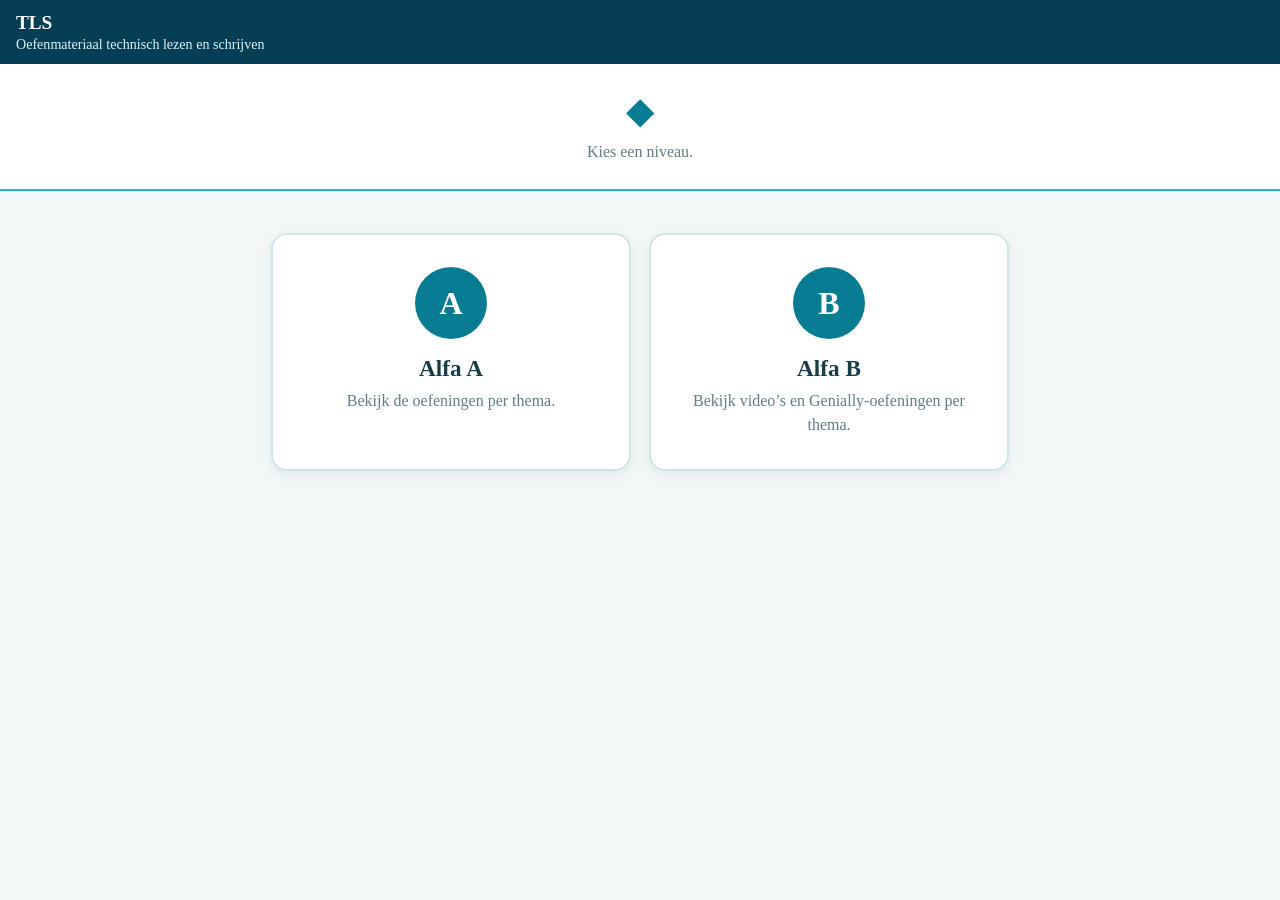
<file: index.html>
<!doctype html>
<html lang="nl"><head><meta charset="utf-8"><meta name="viewport" content="width=device-width,initial-scale=1"><meta name="robots" content="noindex,nofollow"><title>TLS</title><link rel="stylesheet" href="style.css"></head>
<body><header class="site-header"><div><h1>TLS</h1><p>Oefenmateriaal technisch lezen en schrijven</p></div></header><main><section class="welcome"><div class="icon">◆</div><p>Kies een niveau.</p></section><div class="portal"><a class="level-card" href="alfa-a/"><span class="letter">A</span><h2>Alfa A</h2><p>Bekijk de oefeningen per thema.</p></a><a class="level-card" href="alfa-b/"><span class="letter">B</span><h2>Alfa B</h2><p>Bekijk video’s en Genially-oefeningen per thema.</p></a></div></main></body></html>
</file>
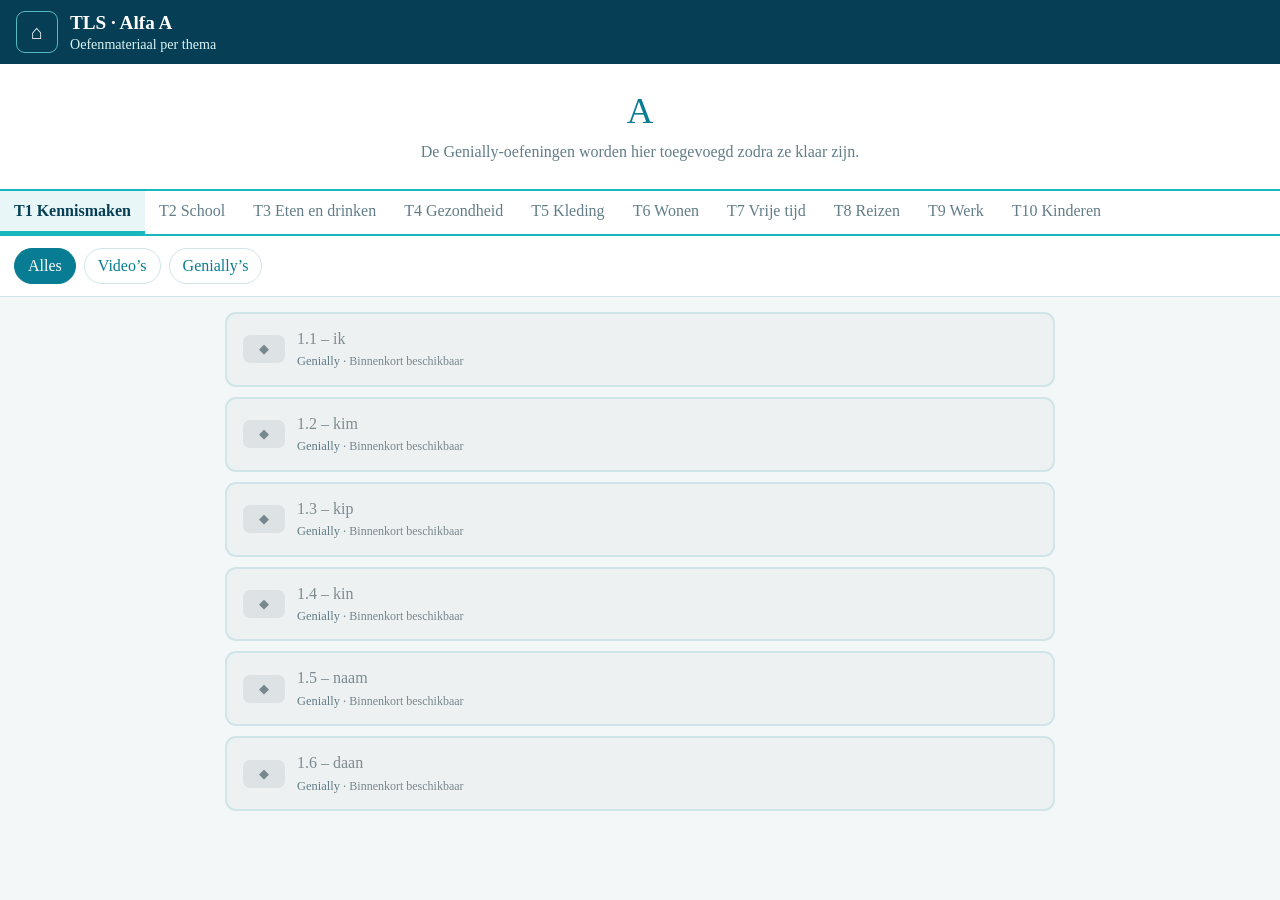
<file: alfa-a/index.html>
<!doctype html><html lang="nl"><head><meta charset="utf-8"><meta name="viewport" content="width=device-width,initial-scale=1"><meta name="robots" content="noindex,nofollow"><title>TLS · Alfa A</title><link rel="stylesheet" href="../style.css"></head><body>
<header class="site-header"><a class="home-link" href="../" aria-label="Terug naar TLS">⌂</a><div><h1>TLS · Alfa A</h1><p>Oefenmateriaal per thema</p></div></header>
<section class="welcome"><div class="icon">A</div><p>De Genially-oefeningen worden hier toegevoegd zodra ze klaar zijn.</p></section>
<section id="player" class="player"><div class="player-head"><span id="player-title" class="player-title"></span><button id="share-button" class="action" onclick="shareCurrent()">🔗 Deel</button></div><div class="player-actions"><button class="action" onclick="fullscreen()">⛶ Volledig scherm</button><button class="action" onclick="hidePlayer()">✕ Verberg</button></div><div id="player-frame" class="player-frame"><iframe id="media-frame" title="Oefening" allow="fullscreen" allowfullscreen></iframe></div></section>
<nav id="theme-tabs" class="tabs" aria-label="Thema's"></nav><div class="filters"><button class="filter active" data-filter="alles">Alles</button><button class="filter" data-filter="video">Video’s</button><button class="filter" data-filter="genially">Genially’s</button></div><main id="material-list" class="material-list"></main>
<script>window.TLS_CONFIG={themes:{1:'Kennismaken',2:'School',3:'Eten en drinken',4:'Gezondheid',5:'Kleding',6:'Wonen',7:'Vrije tijd',8:'Reizen',9:'Werk',10:'Kinderen'},items:[
['1.1','ik',1],['1.2','kim',1],['1.3','kip',1],['1.4','kin',1],['1.5','naam',1],['1.6','daan',1],
['2.1','raam',2],['2.2','map',2],['2.3','kat',2],['2.4','tas',2],['2.5','gat',2],
['3.1','zit',3],['3.2','lam',3],['3.3','mes',3],['3.4','ijs',3],['3.5','vis',3],['3.6','0–50',3],
['4.1','teen',4],['4.2','haar',4],['4.3','been',4],['4.4','oog',4],['4.5','voet',4],
['5.1','jas',5],['5.2','riem',5],['5.3','sok',5],['5.4','zij loopt en hij belt',5],
['6.1','muur',6],['6.2','huis',6],['6.3','hout',6],['7.1','bus',7],['7.2','fout',7],['7.3','neus',7],
['8.1','wiel',8],['8.2','geit',8],['9.1','Ik ben kok',9],['9.2','Ik zoek een baan',9],['10.1','Bas en Lin',10],['10.2','Ik heb een zoon',10]
].map((x,i)=>({key:'a-g-'+i,number:x[0],title:x[1],theme:x[2],type:'genially',id:null}))};</script><script src="../app.js"></script></body></html>
</file>
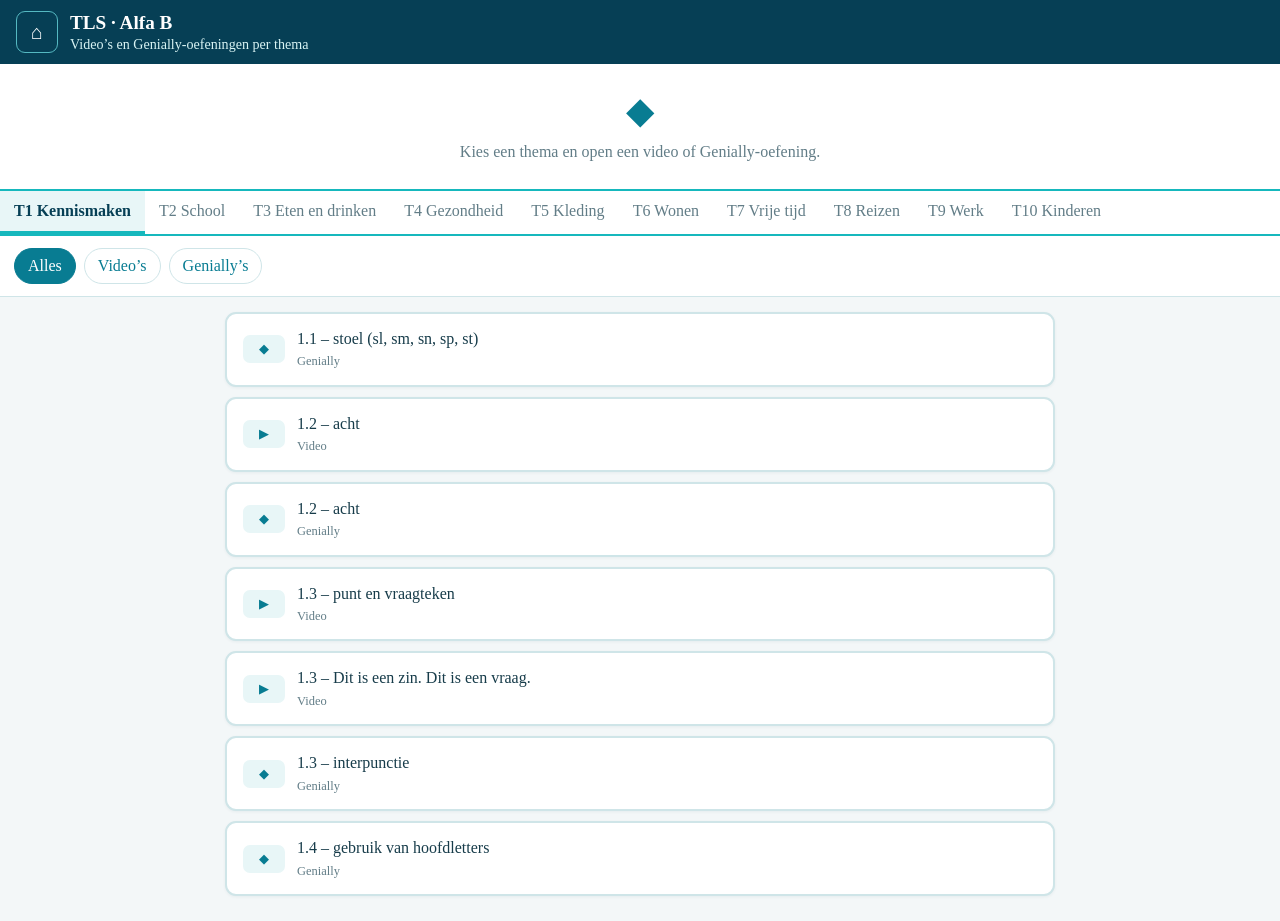
<file: alfa-b/index.html>
<!doctype html><html lang="nl"><head><meta charset="utf-8"><meta name="viewport" content="width=device-width,initial-scale=1"><meta name="robots" content="noindex,nofollow"><title>TLS · Alfa B</title><link rel="stylesheet" href="../style.css"></head><body>
<header class="site-header"><a class="home-link" href="../" aria-label="Terug naar TLS">⌂</a><div><h1>TLS · Alfa B</h1><p>Video’s en Genially-oefeningen per thema</p></div></header>
<section id="player" class="player"><div class="player-head"><span id="player-title" class="player-title"></span><button id="share-button" class="action" onclick="shareCurrent()">🔗 Deel</button></div><div class="player-actions"><button class="action" onclick="fullscreen()">⛶ Volledig scherm</button><button class="action" onclick="hidePlayer()">✕ Verberg</button></div><div id="player-frame" class="player-frame"><iframe id="media-frame" title="Oefening" referrerpolicy="strict-origin-when-cross-origin" allow="accelerometer; autoplay; clipboard-write; encrypted-media; gyroscope; picture-in-picture; fullscreen" allowfullscreen></iframe></div></section>
<section class="welcome"><div class="icon">◆</div><p>Kies een thema en open een video of Genially-oefening.</p></section><nav id="theme-tabs" class="tabs" aria-label="Thema's"></nav><div class="filters"><button class="filter active" data-filter="alles">Alles</button><button class="filter" data-filter="video">Video’s</button><button class="filter" data-filter="genially">Genially’s</button></div><main id="material-list" class="material-list"></main>
<script>window.TLS_CONFIG={themes:{1:'Kennismaken',2:'School',3:'Eten en drinken',4:'Gezondheid',5:'Kleding',6:'Wonen',7:'Vrije tijd',8:'Reizen',9:'Werk',10:'Kinderen'},items:[
{key:'b-g-11',number:'1.1',title:'stoel (sl, sm, sn, sp, st)',theme:1,type:'genially',id:'679202115f060dba205a9160'},
{key:'b-v-12',number:'1.2',title:'acht',theme:1,type:'video',id:'mEz1NT6fzPk'},{key:'b-g-12',number:'1.2',title:'acht',theme:1,type:'genially',id:'6851e540a5408c81709ec926'},
{key:'b-v-13a',number:'1.3',title:'punt en vraagteken',theme:1,type:'video',id:'9rdSjTEdFD0'},{key:'b-v-13b',number:'1.3',title:'Dit is een zin. Dit is een vraag.',theme:1,type:'video',id:'2Mz2Kw9K0BI'},{key:'b-g-13',number:'1.3',title:'interpunctie',theme:1,type:'genially',id:'68b04f304fb8c980e775f644'},
{key:'b-g-14',number:'1.4',title:'gebruik van hoofdletters',theme:1,type:'genially',id:'68c4fdf275ff6d189d23eded'},
{key:'b-v-21',number:'2.1',title:'school',theme:2,type:'video',id:'WK_AcGgq2qc'},{key:'b-g-21',number:'2.1',title:'school',theme:2,type:'genially',id:'67d996e1ee5daf851901d959'},
{key:'b-v-22',number:'2.2',title:'boeken',theme:2,type:'video',id:'cWMtyzjOoMM'},{key:'b-g-22',number:'2.2',title:'boeken',theme:2,type:'genially',id:'67d99aaee06b00b1520d2b02'},
{key:'b-v-31',number:'3.1',title:'saus',theme:3,type:'video',id:'3vNK1nzjWAY'},{key:'b-g-31',number:'3.1',title:'saus',theme:3,type:'genially',id:'6846c36f42c6b55d57e3c082'},
{key:'b-v-32',number:'3.2',title:'pannen',theme:3,type:'video',id:'YnOY89mvsxY'},{key:'b-g-32',number:'3.2',title:'pannen (dubbele medeklinker in het midden)',theme:3,type:'genially',id:'684e827579c9ab0412e207b2'},
{key:'b-v-33',number:'3.3',title:'getallen van 50 tot 100',theme:3,type:'video',id:'6chxtPfh304'},{key:'b-g-33',number:'3.3',title:'getallen 50–100',theme:3,type:'genially',id:null},
{key:'b-v-41',number:'4.1',title:'dokter',theme:4,type:'video',id:'AYoRzBh09z0'},{key:'b-g-41',number:'4.1',title:'dokter',theme:4,type:'genially',id:'687cf946a61f239adb07022a'},
{key:'b-v-42',number:'4.2',title:'kraan',theme:4,type:'video',id:'RvllAc0r7zA'},{key:'b-g-42',number:'4.2',title:'kraan (kl, kn, kr)',theme:4,type:'genially',id:'689080719e9dd883596a6c28'},
{key:'b-v-43',number:'4.3',title:'krant',theme:4,type:'video',id:'-hC5dm9v-uM'},{key:'b-g-43',number:'4.3',title:'krant (ft, nt, rt, st)',theme:4,type:'genially',id:'689289f948ce60789ddca1eb'},
{key:'b-v-51',number:'5.1',title:'ring',theme:5,type:'video',id:'aV5VX-wOPA0'},{key:'b-g-51',number:'5.1',title:'ring',theme:5,type:'genially',id:'689e196ec4eaa4107650b070'},
{key:'b-v-52',number:'5.2',title:'bril',theme:5,type:'video',id:'qCRg0auUFOY'},{key:'b-g-52',number:'5.2',title:'bril (br, dr, gr, pr, tr, vr)',theme:5,type:'genially',id:'68a0cdedfb5820693893ce55'},
{key:'b-v-61',number:'6.1',title:'bank',theme:6,type:'video',id:'xB9G7SbRgJA'},{key:'b-g-61',number:'6.1',title:'bank',theme:6,type:'genially',id:'686bc1a722ba64214b2b8f75'},
{key:'b-v-62',number:'6.2',title:'bed',theme:6,type:'video',id:'jV-O1UXU0XI'},{key:'b-g-62',number:'6.2',title:'bed',theme:6,type:'genially',id:'68b058d94fb8c980e77d117d'},
{key:'b-v-63',number:'6.3',title:'peer, oor, deur',theme:6,type:'video',id:'ZdRzMK9QAuc'},{key:'b-g-63',number:'6.3',title:'peer / oor / deur',theme:6,type:'genially',id:'688a1fb1fe8d4374b8c299c4'},
{key:'b-v-71',number:'7.1',title:'voetbal',theme:7,type:'video',id:'wMH8DEuRP3k'},{key:'b-g-71',number:'7.1',title:'voetbal (samengestelde woorden)',theme:7,type:'genially',id:'6831cecffdfedf40058ebcdd'},
{key:'b-v-72',number:'7.2',title:'haai, kooi, doei',theme:7,type:'video',id:'OW-R_FyGrRs'},{key:'b-g-72',number:'7.2',title:'haai / kooi / doei',theme:7,type:'genially',id:'683454427f861f4b9de2dfa7'},
{key:'b-v-81a',number:'8.1',title:'fiets',theme:8,type:'video',id:'PgWv7jq03Fk'},{key:'b-v-81b',number:'8.1',title:'fiets met eindfilmpje',theme:8,type:'video',id:'QkD8k0LiY20'},{key:'b-g-81',number:'8.1',title:'fiets (ls, ms, ps, rs, ts)',theme:8,type:'genially',id:'67dbd790cf928a1b7a981b07'},
{key:'b-v-82',number:'8.2',title:'straat met eindfilmpje',theme:8,type:'video',id:'vvGuuXRMu8w'},{key:'b-g-82',number:'8.2',title:'straat (spr, str, chts, lft, rkt, rst)',theme:8,type:'genially',id:'6831c6f0009c0bd9ce852119'},
{key:'b-v-91',number:'9.1',title:'koken met eindfilmpje',theme:9,type:'video',id:'4cEdsiJaz94'},{key:'b-g-91',number:'9.1',title:'koken (lange klanken, open lettergrepen)',theme:9,type:'genially',id:'684c2faf0433417d5177f489'},
{key:'b-v-92',number:'9.2',title:'de letters en woorden ken je nu',theme:9,type:'video',id:'88Z7n0-8I9E'},{key:'b-g-92',number:'9.2',title:'herhaling en vloeiendheid',theme:9,type:'genially',id:'684433d1787bd23380805425'},
{key:'b-v-101',number:'10.1',title:'koekje met eindfilmpje',theme:10,type:'video',id:'4jSy07Xp9Tc'},{key:'b-g-101',number:'10.1',title:'koekje',theme:10,type:'genially',id:null},
{key:'b-v-102',number:'10.2',title:'gezin met eindfilmpje',theme:10,type:'video',id:'AMWtYnaPj6E'},{key:'b-g-102',number:'10.2',title:'gezin (be, ge, ver)',theme:10,type:'genially',id:null},
{key:'b-v-103',number:'10.3',title:'herhaling letters en woorden',theme:10,type:'video',id:'_Ie6c3FMtkI'},{key:'b-g-103',number:'10.3',title:'herhaling en vloeiendheid',theme:10,type:'genially',id:null},
{key:'b-v-bt14',number:'Extra',title:'BT 14 – hoofdletters',theme:10,type:'video',id:'TXf5yfyp7Go'},{key:'b-v-l15a',number:'Extra',title:'liedje 15 – getallen 50–100',theme:10,type:'video',id:'FYVWgCj1qjo'},{key:'b-v-l15b',number:'Extra',title:'liedje 15 – getallen 1–20',theme:10,type:'video',id:'K1ghZT8Emmo'},{key:'b-v-l36',number:'Extra',title:'liedje 36 – getallen 20–50',theme:10,type:'video',id:'MHOL-CKnAw0'}]};</script><script src="../app.js"></script></body></html>
</file>
<file: style.css>
:root{--navy:#063f55;--teal:#087c92;--aqua:#16b8bd;--orange:#e3662f;--paper:#f3f7f8;--white:#fff;--ink:#173c4a;--muted:#627d87;--line:#cfe5e8;--soft:#e8f6f7;--disabled:#eef1f2}*{box-sizing:border-box}html{font-size:16px}body{margin:0;min-height:100vh;background:var(--paper);color:var(--ink);font-family:Georgia,"Times New Roman",serif}button,a{font:inherit}.site-header{display:flex;align-items:center;gap:12px;min-height:64px;padding:10px 16px;background:var(--navy);color:#fff}.site-header h1{margin:0;font-size:1.2rem}.site-header p{margin:2px 0 0;color:#d9f4f4;font-size:.88rem}.home-link{display:inline-flex;align-items:center;justify-content:center;min-width:42px;height:42px;border:1px solid #55b9c2;border-radius:9px;color:#fff;text-decoration:none;font-size:1.25rem}.welcome{padding:25px 16px;text-align:center;background:#fff;border-bottom:2px solid var(--aqua)}.welcome .icon{font-size:2.3rem;color:var(--teal)}.welcome p{margin:8px 0 0;color:var(--muted);line-height:1.5}.portal{display:grid;grid-template-columns:repeat(2,minmax(0,360px));justify-content:center;gap:18px;padding:42px 18px}.level-card{display:block;padding:32px 24px;background:#fff;border:2px solid var(--line);border-radius:16px;color:var(--ink);text-align:center;text-decoration:none;box-shadow:0 4px 14px rgba(6,63,85,.08);transition:.2s}.level-card:hover,.level-card:focus-visible{border-color:var(--aqua);transform:translateY(-2px);outline:none}.level-card .letter{display:grid;place-items:center;width:72px;height:72px;margin:0 auto 16px;border-radius:50%;background:var(--teal);color:#fff;font-size:2rem;font-weight:bold}.level-card h2{margin:0 0 7px;font-size:1.45rem}.level-card p{margin:0;color:var(--muted);line-height:1.5}.player{display:none;background:#000}.player.open{display:block}.player-head{display:flex;align-items:center;gap:10px;padding:10px 14px;background:var(--teal);color:#fff}.player-title{flex:1}.action{border:0;border-radius:7px;padding:8px 12px;background:var(--orange);color:#fff;cursor:pointer}.player-frame{position:relative;width:100%;aspect-ratio:16/9}.player-frame iframe{position:absolute;inset:0;width:100%;height:100%;border:0}.player-actions{display:flex}.player-actions .action{flex:1;border-radius:0;border-right:1px solid #9dd9dd;background:#eefafa;color:var(--navy);padding:12px}.tabs{display:flex;overflow-x:auto;background:#fff;border-bottom:2px solid var(--aqua);scrollbar-width:none}.tabs::-webkit-scrollbar{display:none}.tab{flex:0 0 auto;padding:11px 14px;border:0;border-bottom:3px solid transparent;background:none;color:var(--muted);cursor:pointer;white-space:nowrap}.tab.active{background:var(--soft);border-bottom-color:var(--aqua);color:var(--navy);font-weight:bold}.filters{display:flex;gap:8px;padding:12px 14px;background:#fff;border-bottom:1px solid var(--line)}.filter{padding:8px 13px;border:1px solid var(--line);border-radius:999px;background:#fff;color:var(--teal);cursor:pointer}.filter.active{border-color:var(--teal);background:var(--teal);color:#fff}.material-list{max-width:860px;margin:0 auto;padding:15px}.material{display:flex;align-items:center;gap:12px;width:100%;margin-bottom:10px;padding:14px 16px;border:2px solid var(--line);border-radius:11px;background:#fff;color:var(--ink);text-align:left;box-shadow:0 1px 3px rgba(6,63,85,.06);cursor:pointer}.material:hover:not(:disabled),.material:focus-visible:not(:disabled){border-color:var(--aqua);outline:none}.material.active{border-color:var(--aqua);background:var(--soft)}.material:disabled{background:var(--disabled);color:#7d8b90;cursor:not-allowed;box-shadow:none}.badge{flex:0 0 auto;min-width:42px;padding:6px 8px;border-radius:7px;background:var(--soft);color:var(--teal);font-size:.8rem;text-align:center}.material.active .badge{background:var(--aqua);color:#fff}.material:disabled .badge{background:#dde3e5;color:#78878c}.material-copy{flex:1;line-height:1.4}.material-type{display:block;margin-top:3px;color:var(--muted);font-size:.78rem}.soon{font-size:.75rem;color:#78878c}.empty{padding:28px;text-align:center;color:var(--muted)}@media(max-width:650px){.portal{grid-template-columns:1fr;padding:22px 14px}.site-header h1{font-size:1.05rem}.filters{overflow-x:auto}.material{padding:13px}.player-head{font-size:.9rem}}
/* Afgeschermde weergave voor gedeelde cursistenlinks */
/* Eenvoudige afgeschermde cursistenpagina */
.standalone {
  margin: 0;
  overflow: hidden;
  background: #000;
}
.standalone .site-header,
.standalone .welcome,
.standalone .tabs,
.standalone .filters,
.standalone .material-list,
.standalone .player-head,
.standalone .player-actions {
  display: none;
}
.standalone .player,
.standalone .player-frame {
  width: 100vw;
  margin: 0;
  background: #000;
}
.standalone .player-frame {
  height: auto;
  min-height: 0;
  aspect-ratio: 16 / 9;
}
.standalone .player-frame iframe {
  width: 100%;
  height: 100%;
}
@media (orientation: landscape) and (max-height: 650px) {
  .video-standalone .player-frame {
    width: 100vw;
    height: 100dvh;
    aspect-ratio: auto;
  }
}
</file>
